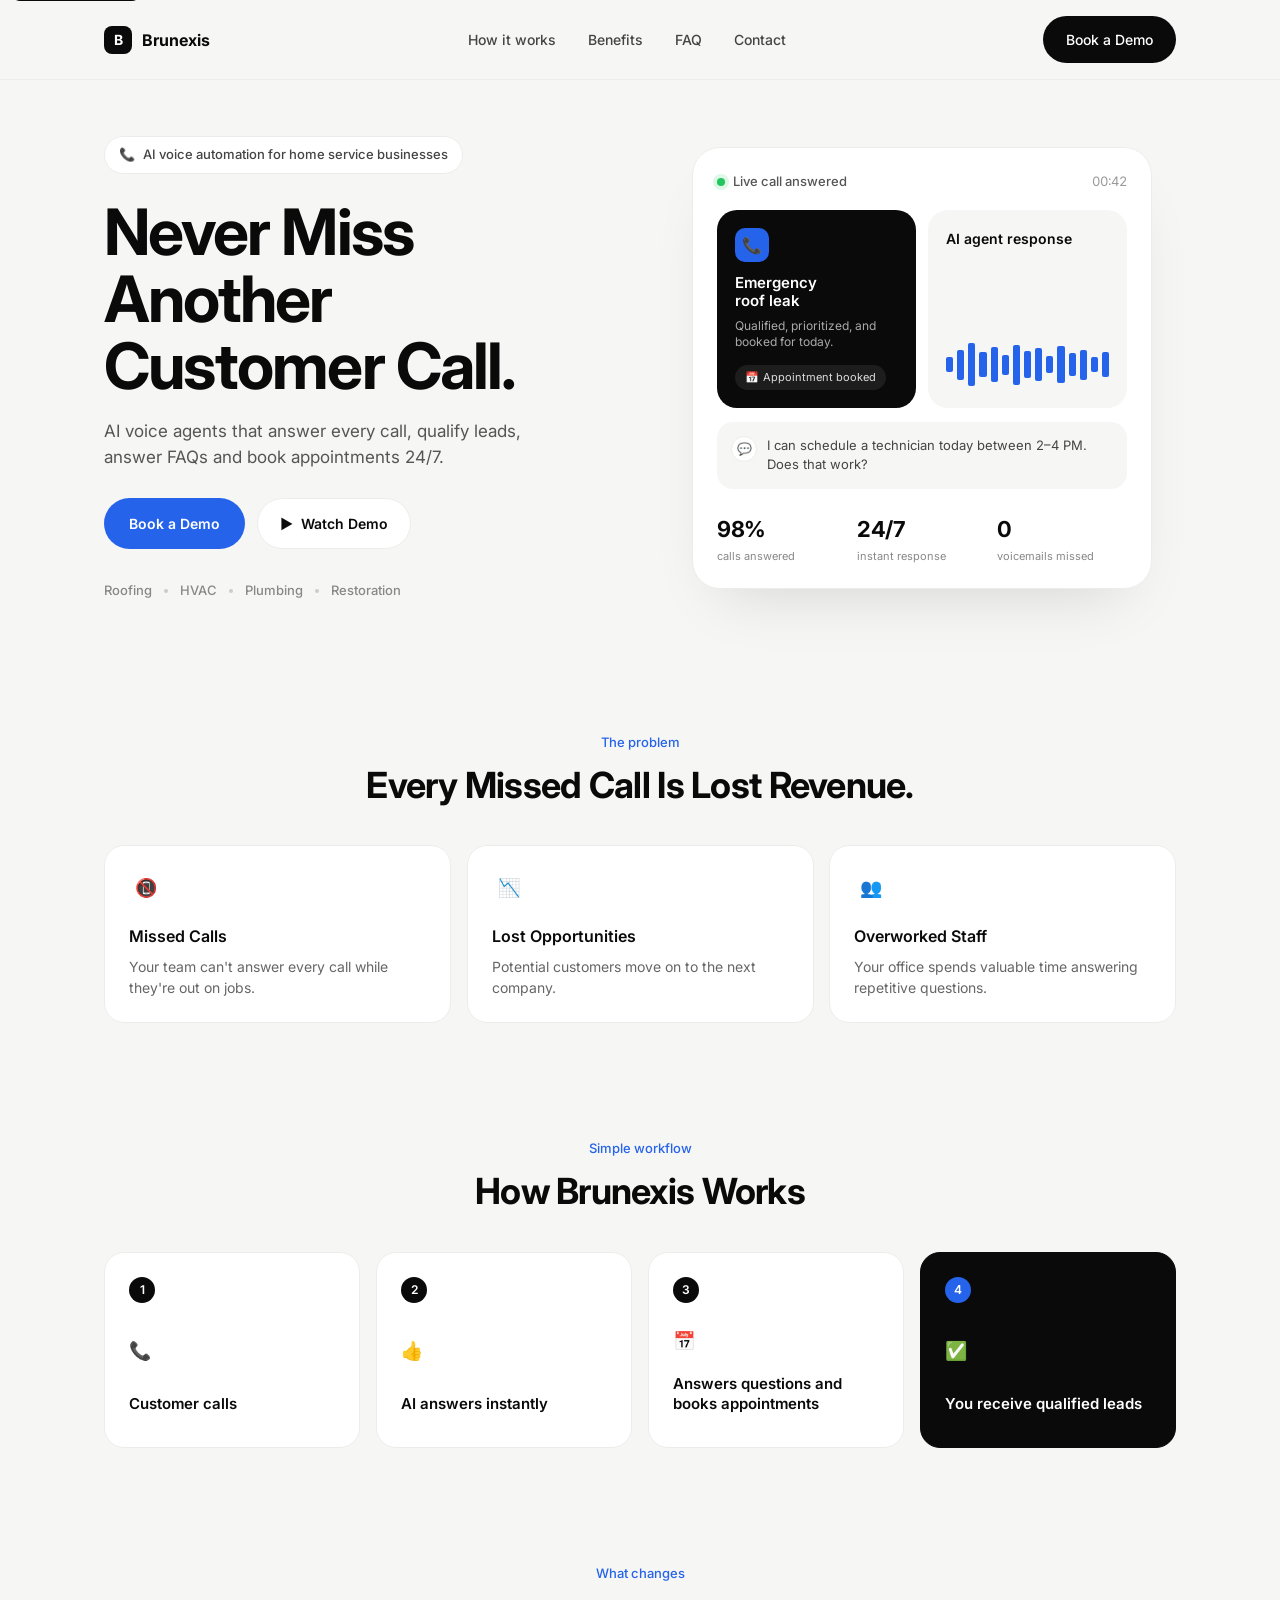
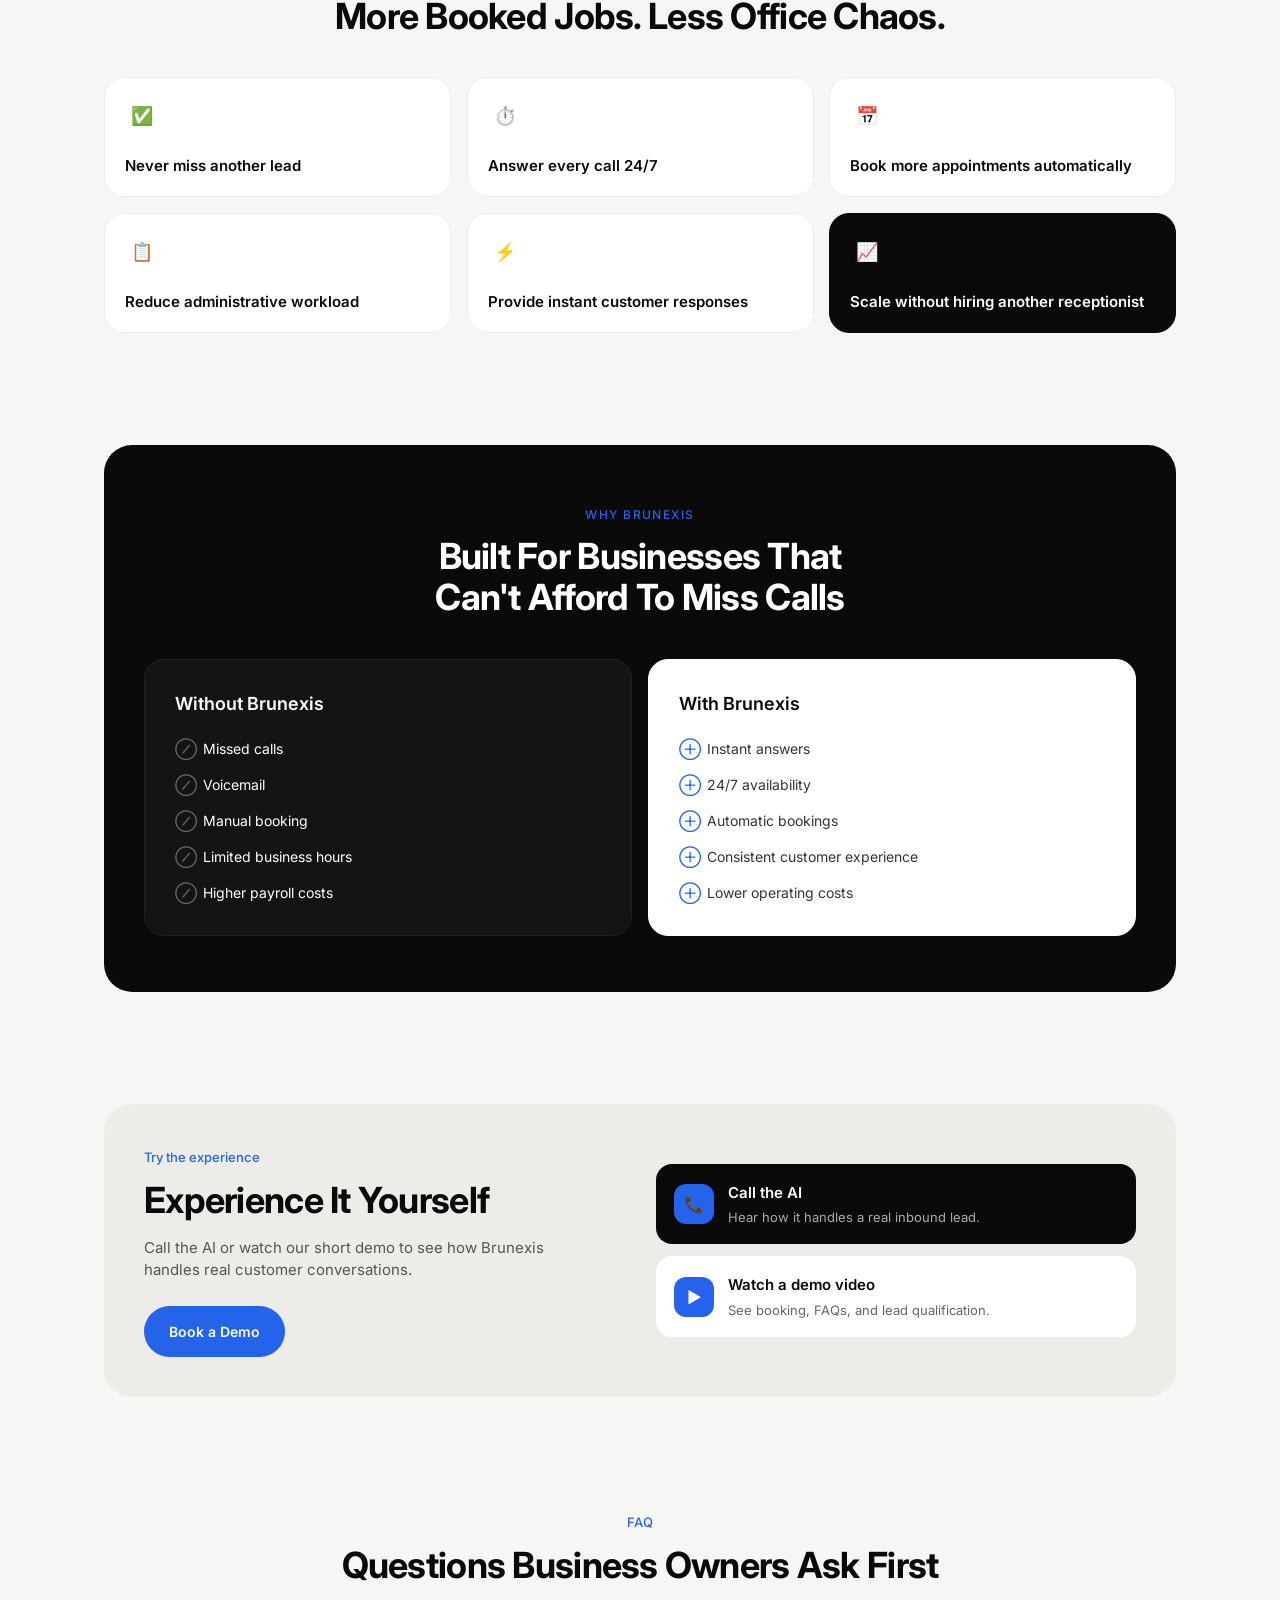
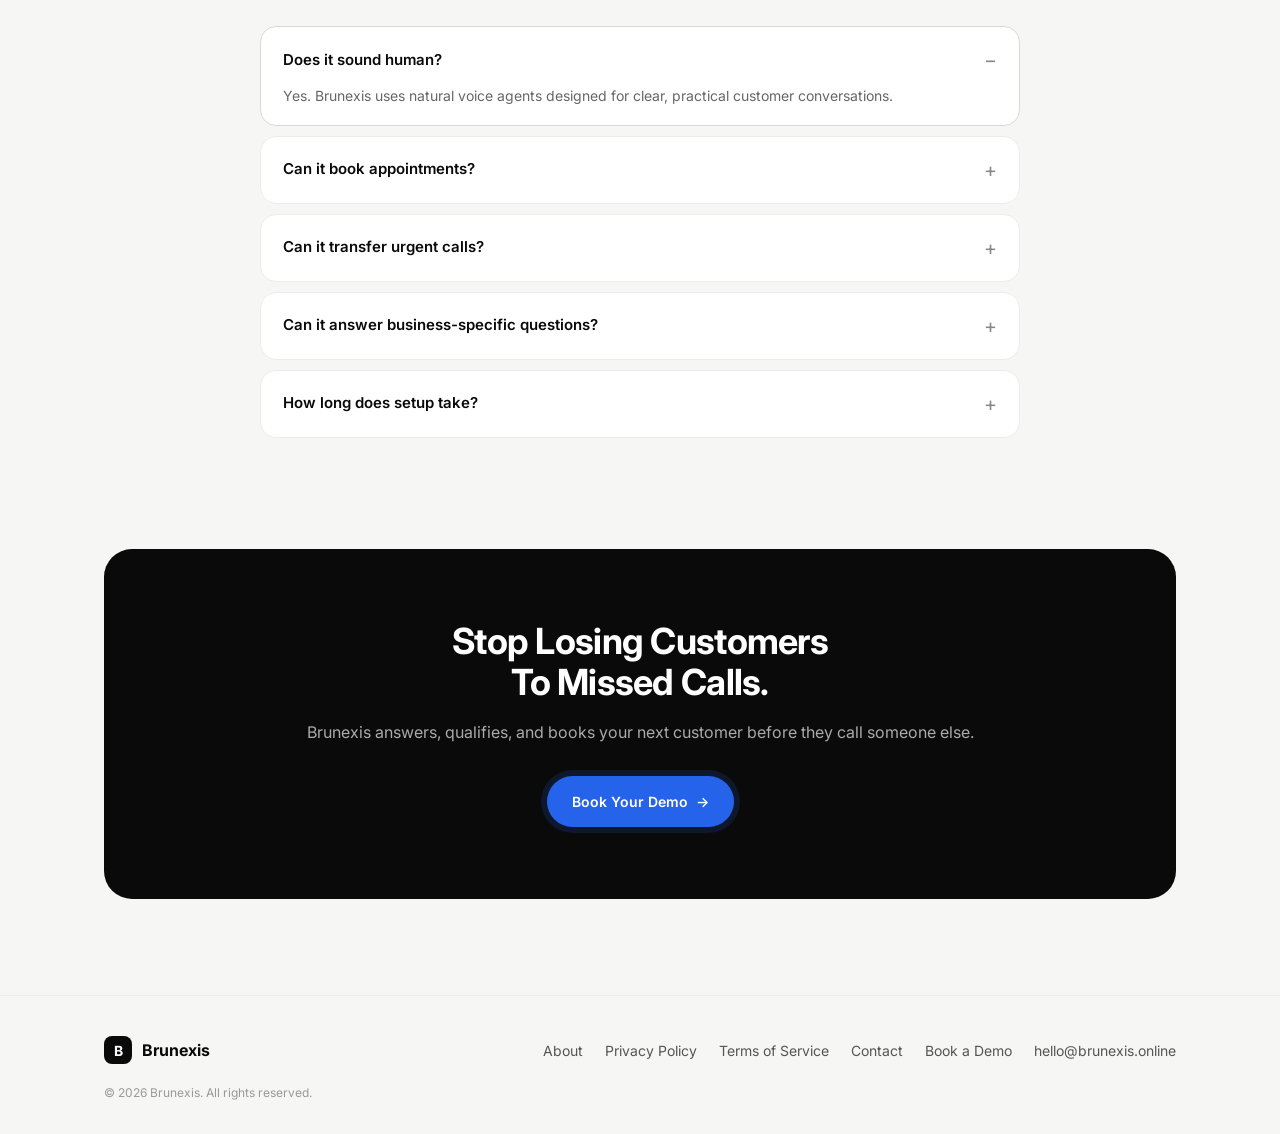
<file: index.html>
<!DOCTYPE html>
<html lang="en">
<head>
<meta charset="UTF-8" />
<meta name="viewport" content="width=device-width, initial-scale=1.0" />
<meta name="theme-color" content="#f6f6f4" />
<title>Brunexis — AI Voice Agents for Home Service Businesses</title>
<meta name="description" content="Brunexis provides AI voice agents that answer every call, qualify leads, answer FAQs and book appointments 24/7 for roofing, HVAC, plumbing and restoration businesses." />
<meta name="keywords" content="AI voice agent, home services, missed calls, appointment booking, roofing, HVAC, plumbing, restoration, receptionist" />
<meta name="author" content="Brunexis" />
<link rel="canonical" href="https://brunexis.online/" />

<!-- Open Graph -->
<meta property="og:type" content="website" />
<meta property="og:url" content="https://brunexis.online/" />
<meta property="og:title" content="Brunexis — AI Voice Agents for Home Service Businesses" />
<meta property="og:description" content="Never miss another customer call. AI voice agents that answer, qualify and book 24/7." />
<meta property="og:image" content="https://brunexis.online/og-image.png" />
<meta property="og:site_name" content="Brunexis" />

<!-- Twitter -->
<meta name="twitter:card" content="summary_large_image" />
<meta name="twitter:title" content="Brunexis — AI Voice Agents for Home Service Businesses" />
<meta name="twitter:description" content="Never miss another customer call. AI voice agents that answer, qualify and book 24/7." />
<meta name="twitter:image" content="https://brunexis.online/og-image.png" />

<!-- Favicon (SVG placeholder) -->
<link rel="icon" type="image/svg+xml" href="data:image/svg+xml,%3Csvg xmlns='http://www.w3.org/2000/svg' viewBox='0 0 32 32'%3E%3Crect width='32' height='32' rx='8' fill='%230a0a0a'/%3E%3Ctext x='16' y='22' font-family='Inter,sans-serif' font-size='18' font-weight='700' fill='white' text-anchor='middle'%3EB%3C/text%3E%3C/svg%3E" />

<link rel="preconnect" href="https://fonts.googleapis.com">
<link rel="preconnect" href="https://fonts.gstatic.com" crossorigin>
<link href="https://fonts.googleapis.com/css2?family=Inter:wght@400;500;600;700;800&display=swap" rel="stylesheet">
<link rel="stylesheet" href="styles.css" />
</head>
<body>
  <a class="skip-link" href="#main">Skip to content</a>

  <!-- NAV -->
  <header class="nav" role="banner">
    <div class="container nav-inner">
      <a href="#top" class="brand" aria-label="Brunexis — home">
        <span class="brand-logo" aria-hidden="true">B</span>
        <span class="brand-name">Brunexis</span>
      </a>
      <nav class="nav-links" id="primary-nav" aria-label="Primary">
        <a href="#how">How it works</a>
        <a href="#benefits">Benefits</a>
        <a href="#faq">FAQ</a>
        <a href="#contact">Contact</a>
      </nav>
      <a href="https://cal.com/brunexis/consultation" class="btn btn-dark nav-cta">Book a Demo</a>
      <button class="nav-toggle" id="navToggle" aria-label="Open menu" aria-controls="mobile-nav" aria-expanded="false">
        <span></span><span></span><span></span>
      </button>
    </div>
    <div class="mobile-nav" id="mobile-nav" aria-hidden="true">
      <a href="#how">How it works</a>
      <a href="#benefits">Benefits</a>
      <a href="#faq">FAQ</a>
      <a href="#contact">Contact</a>
      <a href="https://cal.com/brunexis/consultation" class="btn btn-dark">Book a Demo</a>
    </div>
  </header>

  <main id="main">
  <span id="top" aria-hidden="true"></span>
  <!-- HERO -->
  <section class="hero" aria-labelledby="hero-title">
    <div class="container hero-inner">
      <div class="hero-copy reveal">
        <span class="pill">
          <span class="pill-dot" aria-hidden="true">📞</span> AI voice automation for home service businesses
        </span>
        <h1 class="hero-title" id="hero-title">Never Miss<br/>Another<br/>Customer Call.</h1>
        <p class="hero-sub">AI voice agents that answer every call, qualify leads, answer FAQs and book appointments 24/7.</p>
        <div class="hero-cta">
          <a href="https://cal.com/brunexis/consultation"    target="_blank"    rel="noopener noreferrer"    class="btn btn-primary">Book a Demo</a>
          <a href="#demo" class="btn btn-ghost" id="watchDemo"><span aria-hidden="true">▶</span> Watch Demo</a>
        </div>
        <div class="hero-trust" aria-label="Industries served">
          <span>Roofing</span>
          <span class="dot" aria-hidden="true"></span>
          <span>HVAC</span>
          <span class="dot" aria-hidden="true"></span>
          <span>Plumbing</span>
          <span class="dot" aria-hidden="true"></span>
          <span>Restoration</span>
        </div>
      </div>

      <div class="hero-visual reveal">
        <div class="call-card" role="img" aria-label="Preview of a live customer call handled by Brunexis AI">
          <div class="call-header">
            <span class="live-dot" aria-hidden="true"></span>
            <span class="live-label">Live call answered</span>
            <span class="call-time">00:42</span>
          </div>
          <div class="call-body">
            <div class="call-emergency">
              <div class="ce-icon" aria-hidden="true">📞</div>
              <div class="ce-text">
                <div class="ce-title">Emergency<br/>roof leak</div>
                <div class="ce-sub">Qualified, prioritized, and booked for today.</div>
                <div class="ce-tag"><span aria-hidden="true">📅</span> Appointment booked</div>
              </div>
            </div>
            <div class="call-response">
              <div class="cr-title">AI agent response</div>
              <div class="waveform" aria-hidden="true">
                <span></span><span></span><span></span><span></span><span></span>
                <span></span><span></span><span></span><span></span><span></span>
                <span></span><span></span><span></span><span></span><span></span>
              </div>
            </div>
          </div>
          <div class="call-quote">
            <div class="cq-avatar" aria-hidden="true">💬</div>
            <p>I can schedule a technician today between 2–4 PM. Does that work?</p>
          </div>
          <div class="call-stats">
            <div><strong>98%</strong><span>calls answered</span></div>
            <div><strong>24/7</strong><span>instant response</span></div>
            <div><strong>0</strong><span>voicemails missed</span></div>
          </div>
        </div>
      </div>
    </div>
  </section>

  <!-- PROBLEM -->
  <section class="section" aria-labelledby="problem-title">
    <div class="container">
      <div class="section-head reveal">
        <span class="eyebrow">The problem</span>
        <h2 id="problem-title">Every Missed Call Is Lost Revenue.</h2>
      </div>
      <div class="grid grid-3">
        <div class="card reveal">
          <div class="card-icon" aria-hidden="true">📵</div>
          <h3>Missed Calls</h3>
          <p>Your team can't answer every call while they're out on jobs.</p>
        </div>
        <div class="card reveal">
          <div class="card-icon" aria-hidden="true">📉</div>
          <h3>Lost Opportunities</h3>
          <p>Potential customers move on to the next company.</p>
        </div>
        <div class="card reveal">
          <div class="card-icon" aria-hidden="true">👥</div>
          <h3>Overworked Staff</h3>
          <p>Your office spends valuable time answering repetitive questions.</p>
        </div>
      </div>
    </div>
  </section>

  <!-- HOW IT WORKS -->
  <section class="section" id="how" aria-labelledby="how-title">
    <div class="container">
      <div class="section-head reveal">
        <span class="eyebrow">Simple workflow</span>
        <h2 id="how-title">How Brunexis Works</h2>
      </div>
      <div class="grid grid-4">
        <div class="card step reveal">
          <div class="step-num" aria-hidden="true">1</div>
          <div class="step-icon" aria-hidden="true">📞</div>
          <h3>Customer calls</h3>
        </div>
        <div class="card step reveal">
          <div class="step-num" aria-hidden="true">2</div>
          <div class="step-icon" aria-hidden="true">👍</div>
          <h3>AI answers instantly</h3>
        </div>
        <div class="card step reveal">
          <div class="step-num" aria-hidden="true">3</div>
          <div class="step-icon" aria-hidden="true">📅</div>
          <h3>Answers questions and books appointments</h3>
        </div>
        <div class="card step step-dark reveal">
          <div class="step-num" aria-hidden="true">4</div>
          <div class="step-icon" aria-hidden="true">✅</div>
          <h3>You receive qualified leads</h3>
        </div>
      </div>
    </div>
  </section>

  <!-- BENEFITS -->
  <section class="section" id="benefits" aria-labelledby="benefits-title">
    <div class="container">
      <div class="section-head reveal">
        <span class="eyebrow">What changes</span>
        <h2 id="benefits-title">More Booked Jobs. Less Office Chaos.</h2>
      </div>
      <div class="grid grid-3 grid-tall">
        <div class="card small reveal">
          <div class="card-icon" aria-hidden="true">✅</div>
          <h4>Never miss another lead</h4>
        </div>
        <div class="card small reveal">
          <div class="card-icon" aria-hidden="true">⏱️</div>
          <h4>Answer every call 24/7</h4>
        </div>
        <div class="card small reveal">
          <div class="card-icon" aria-hidden="true">📅</div>
          <h4>Book more appointments automatically</h4>
        </div>
        <div class="card small reveal">
          <div class="card-icon" aria-hidden="true">📋</div>
          <h4>Reduce administrative workload</h4>
        </div>
        <div class="card small reveal">
          <div class="card-icon" aria-hidden="true">⚡</div>
          <h4>Provide instant customer responses</h4>
        </div>
        <div class="card small dark reveal">
          <div class="card-icon" aria-hidden="true">📈</div>
          <h4>Scale without hiring another receptionist</h4>
        </div>
      </div>
    </div>
  </section>

  <!-- COMPARISON -->
  <section class="section" aria-labelledby="compare-title">
    <div class="container">
      <div class="compare reveal">
        <div class="compare-head">
          <span class="eyebrow eyebrow-light">WHY BRUNEXIS</span>
          <h2 id="compare-title">Built For Businesses That<br/>Can't Afford To Miss Calls</h2>
        </div>
        <div class="compare-grid">
          <div class="compare-card">
            <h3>Without Brunexis</h3>
            <ul class="cross">
              <li>Missed calls</li>
              <li>Voicemail</li>
              <li>Manual booking</li>
              <li>Limited business hours</li>
              <li>Higher payroll costs</li>
            </ul>
          </div>
          <div class="compare-card light">
            <h3>With Brunexis</h3>
            <ul class="check">
              <li>Instant answers</li>
              <li>24/7 availability</li>
              <li>Automatic bookings</li>
              <li>Consistent customer experience</li>
              <li>Lower operating costs</li>
            </ul>
          </div>
        </div>
      </div>
    </div>
  </section>

  <!-- EXPERIENCE / DEMO -->
  <section class="section" id="demo" aria-labelledby="demo-title">
    <div class="container">
      <div class="experience reveal">
        <div class="experience-left">
          <span class="eyebrow">Try the experience</span>
          <h2 id="demo-title">Experience It Yourself</h2>
          <p>Call the AI or watch our short demo to see how Brunexis handles real customer conversations.</p>
          <a href="https://cal.com/brunexis/consultation"    target="_blank"    rel="noopener noreferrer"    class="btn btn-primary">Book a Demo</a>
        </div>
        <div class="experience-right">
          <a href="https://cal.com/brunexis/consultation" class="exp-card dark">
            <div class="exp-icon" aria-hidden="true">📞</div>
            <div>
              <h4>Call the AI</h4>
              <p>Hear how it handles a real inbound lead.</p>
            </div>
          </a>
          <a href="https://cal.com/brunexis/consultation" class="exp-card">
            <div class="exp-icon" aria-hidden="true">▶</div>
            <div>
              <h4>Watch a demo video</h4>
              <p>See booking, FAQs, and lead qualification.</p>
            </div>
          </a>
        </div>
      </div>
    </div>
  </section>

  <!-- FAQ -->
  <section class="section" id="faq" aria-labelledby="faq-title">
    <div class="container">
      <div class="section-head reveal">
        <span class="eyebrow">FAQ</span>
        <h2 id="faq-title">Questions Business Owners Ask First</h2>
      </div>
      <div class="faq-list reveal">
        <details class="faq-item" open>
          <summary>Does it sound human?</summary>
          <p>Yes. Brunexis uses natural voice agents designed for clear, practical customer conversations.</p>
        </details>
        <details class="faq-item">
          <summary>Can it book appointments?</summary>
          <p>Yes. It can qualify the caller and schedule directly based on your availability.</p>
        </details>
        <details class="faq-item">
          <summary>Can it transfer urgent calls?</summary>
          <p>Yes. Urgent or high-value calls can be routed to your team immediately.</p>
        </details>
        <details class="faq-item">
          <summary>Can it answer business-specific questions?</summary>
          <p>Yes. It is trained on your services, service area, hours, pricing rules, and FAQs.</p>
        </details>
        <details class="faq-item">
          <summary>How long does setup take?</summary>
          <p>Most businesses can launch a first version in days, not months.</p>
        </details>
      </div>
    </div>
  </section>

  <!-- CTA -->
  <section class="section" id="contact" aria-labelledby="cta-title">
    <div class="container">
      <div class="cta reveal">
        <h2 id="cta-title">Stop Losing Customers<br/>To Missed Calls.</h2>
        <p>Brunexis answers, qualifies, and books your next customer before they call someone else.</p>
        <a href="https://cal.com/brunexis/consultation"    target="_blank"    rel="noopener noreferrer"    class="btn btn-primary">Book Your Demo <span aria-hidden="true">→</span></a>
      </div>
    </div>
  </section>
  </main>

  <!-- FOOTER -->
  <footer class="footer" role="contentinfo">
    <div class="container footer-inner">
      <a href="#top" class="brand">
        <span class="brand-logo" aria-hidden="true">B</span>
        <span class="brand-name">Brunexis</span>
      </a>
      <nav class="footer-links" aria-label="Footer">
        <a href="about.html">About</a>
        <a href="privacy.html">Privacy Policy</a>
        <a href="terms.html">Terms of Service</a>
        <a href="#contact">Contact</a>
        <a href="https://cal.com/brunexis/consultation">Book a Demo</a>
        <a href="mailto:hello@brunexis.online">hello@brunexis.online</a>
      </nav>
    </div>
    <div class="container footer-bottom">
      © <span id="year">2026</span> Brunexis. All rights reserved.
    </div>
  </footer>

  <script src="app.js" defer></script>
</body>
</html>
</file>
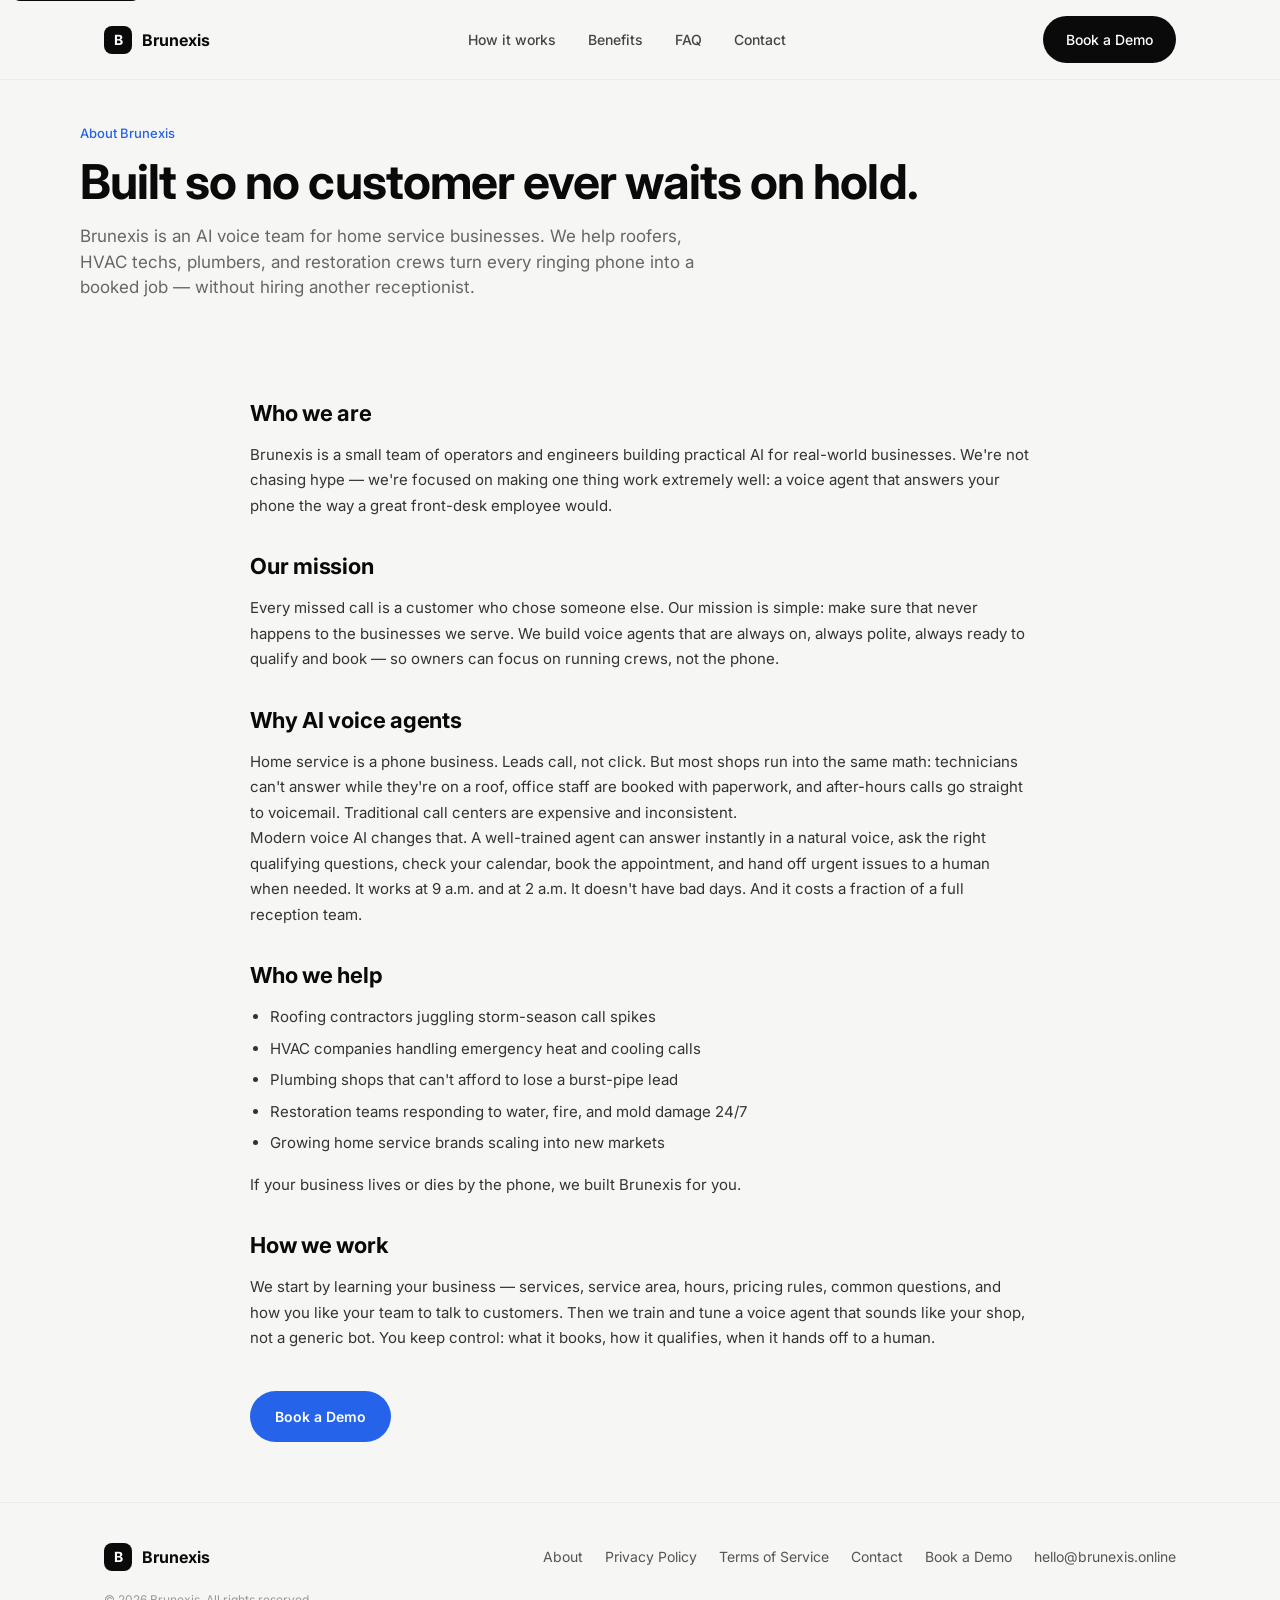
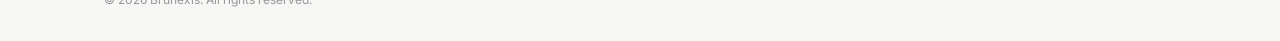
<file: about.html>
<!DOCTYPE html>
<html lang="en">
<head>
<meta charset="UTF-8" />
<meta name="viewport" content="width=device-width, initial-scale=1.0" />
<title>About — Brunexis</title>
<meta name="description" content="Brunexis builds AI voice agents that help home service businesses answer every call, qualify leads, and book more work — without adding headcount." />
<link rel="canonical" href="https://brunexis.online/about.html" />
<meta property="og:title" content="About — Brunexis" />
<meta property="og:description" content="Who Brunexis is, our mission, and why AI voice agents matter for home service businesses." />
<meta property="og:type" content="website" />
<link rel="icon" type="image/svg+xml" href="data:image/svg+xml,%3Csvg xmlns='http://www.w3.org/2000/svg' viewBox='0 0 32 32'%3E%3Crect width='32' height='32' rx='8' fill='%230a0a0a'/%3E%3Ctext x='16' y='22' font-family='Inter,sans-serif' font-size='18' font-weight='700' fill='white' text-anchor='middle'%3EB%3C/text%3E%3C/svg%3E" />
<link rel="preconnect" href="https://fonts.googleapis.com">
<link rel="preconnect" href="https://fonts.gstatic.com" crossorigin>
<link href="https://fonts.googleapis.com/css2?family=Inter:wght@400;500;600;700;800&display=swap" rel="stylesheet">
<link rel="stylesheet" href="styles.css" />
</head>
<body>
  <a class="skip-link" href="#main">Skip to content</a>

  <header class="nav">
    <div class="container nav-inner">
      <a href="index.html" class="brand">
        <span class="brand-logo" aria-hidden="true">B</span>
        <span class="brand-name">Brunexis</span>
      </a>
      <nav class="nav-links" aria-label="Primary">
        <a href="index.html#how">How it works</a>
        <a href="index.html#benefits">Benefits</a>
        <a href="index.html#faq">FAQ</a>
        <a href="index.html#contact">Contact</a>
      </nav>
      <a href="https://cal.com/brunexis/consultation" class="btn btn-dark nav-cta">Book a Demo</a>
      <button class="nav-toggle" id="navToggle" aria-label="Open menu" aria-controls="mobile-nav" aria-expanded="false">
        <span></span><span></span><span></span>
      </button>
    </div>
    <div class="mobile-nav" id="mobile-nav" aria-hidden="true">
      <a href="index.html#how">How it works</a>
      <a href="index.html#benefits">Benefits</a>
      <a href="index.html#faq">FAQ</a>
      <a href="index.html#contact">Contact</a>
      <a href="https://cal.com/brunexis/consultation" class="btn btn-dark">Book a Demo</a>
    </div>
  </header>

  <main id="main">
    <section class="container doc-hero reveal">
      <span class="eyebrow">About Brunexis</span>
      <h1>Built so no customer ever waits on hold.</h1>
      <p>Brunexis is an AI voice team for home service businesses. We help roofers, HVAC techs, plumbers, and restoration crews turn every ringing phone into a booked job — without hiring another receptionist.</p>
    </section>

    <section class="container doc">
      <h2>Who we are</h2>
      <p>Brunexis is a small team of operators and engineers building practical AI for real-world businesses. We're not chasing hype — we're focused on making one thing work extremely well: a voice agent that answers your phone the way a great front-desk employee would.</p>

      <h2>Our mission</h2>
      <p>Every missed call is a customer who chose someone else. Our mission is simple: make sure that never happens to the businesses we serve. We build voice agents that are always on, always polite, always ready to qualify and book — so owners can focus on running crews, not the phone.</p>

      <h2>Why AI voice agents</h2>
      <p>Home service is a phone business. Leads call, not click. But most shops run into the same math: technicians can't answer while they're on a roof, office staff are booked with paperwork, and after-hours calls go straight to voicemail. Traditional call centers are expensive and inconsistent.</p>
      <p>Modern voice AI changes that. A well-trained agent can answer instantly in a natural voice, ask the right qualifying questions, check your calendar, book the appointment, and hand off urgent issues to a human when needed. It works at 9 a.m. and at 2 a.m. It doesn't have bad days. And it costs a fraction of a full reception team.</p>

      <h2>Who we help</h2>
      <ul>
        <li>Roofing contractors juggling storm-season call spikes</li>
        <li>HVAC companies handling emergency heat and cooling calls</li>
        <li>Plumbing shops that can't afford to lose a burst-pipe lead</li>
        <li>Restoration teams responding to water, fire, and mold damage 24/7</li>
        <li>Growing home service brands scaling into new markets</li>
      </ul>
      <p>If your business lives or dies by the phone, we built Brunexis for you.</p>

      <h2>How we work</h2>
      <p>We start by learning your business — services, service area, hours, pricing rules, common questions, and how you like your team to talk to customers. Then we train and tune a voice agent that sounds like your shop, not a generic bot. You keep control: what it books, how it qualifies, when it hands off to a human.</p>

      <div style="margin-top: 40px;">
        <a href="https://cal.com/brunexis/consultation" class="btn btn-primary">Book a Demo</a>
      </div>
    </section>
  </main>

  <footer class="footer">
    <div class="container footer-inner">
      <a href="index.html" class="brand">
        <span class="brand-logo" aria-hidden="true">B</span>
        <span class="brand-name">Brunexis</span>
      </a>
      <nav class="footer-links" aria-label="Footer">
        <a href="about.html">About</a>
        <a href="privacy.html">Privacy Policy</a>
        <a href="terms.html">Terms of Service</a>
        <a href="index.html#contact">Contact</a>
        <a href="https://cal.com/brunexis/consultation">Book a Demo</a>
        <a href="mailto:hello@brunexis.online">hello@brunexis.online</a>
      </nav>
    </div>
    <div class="container footer-bottom">
      © <span id="year">2026</span> Brunexis. All rights reserved.
    </div>
  </footer>

  <script src="app.js" defer></script>
</body>
</html>
</file>
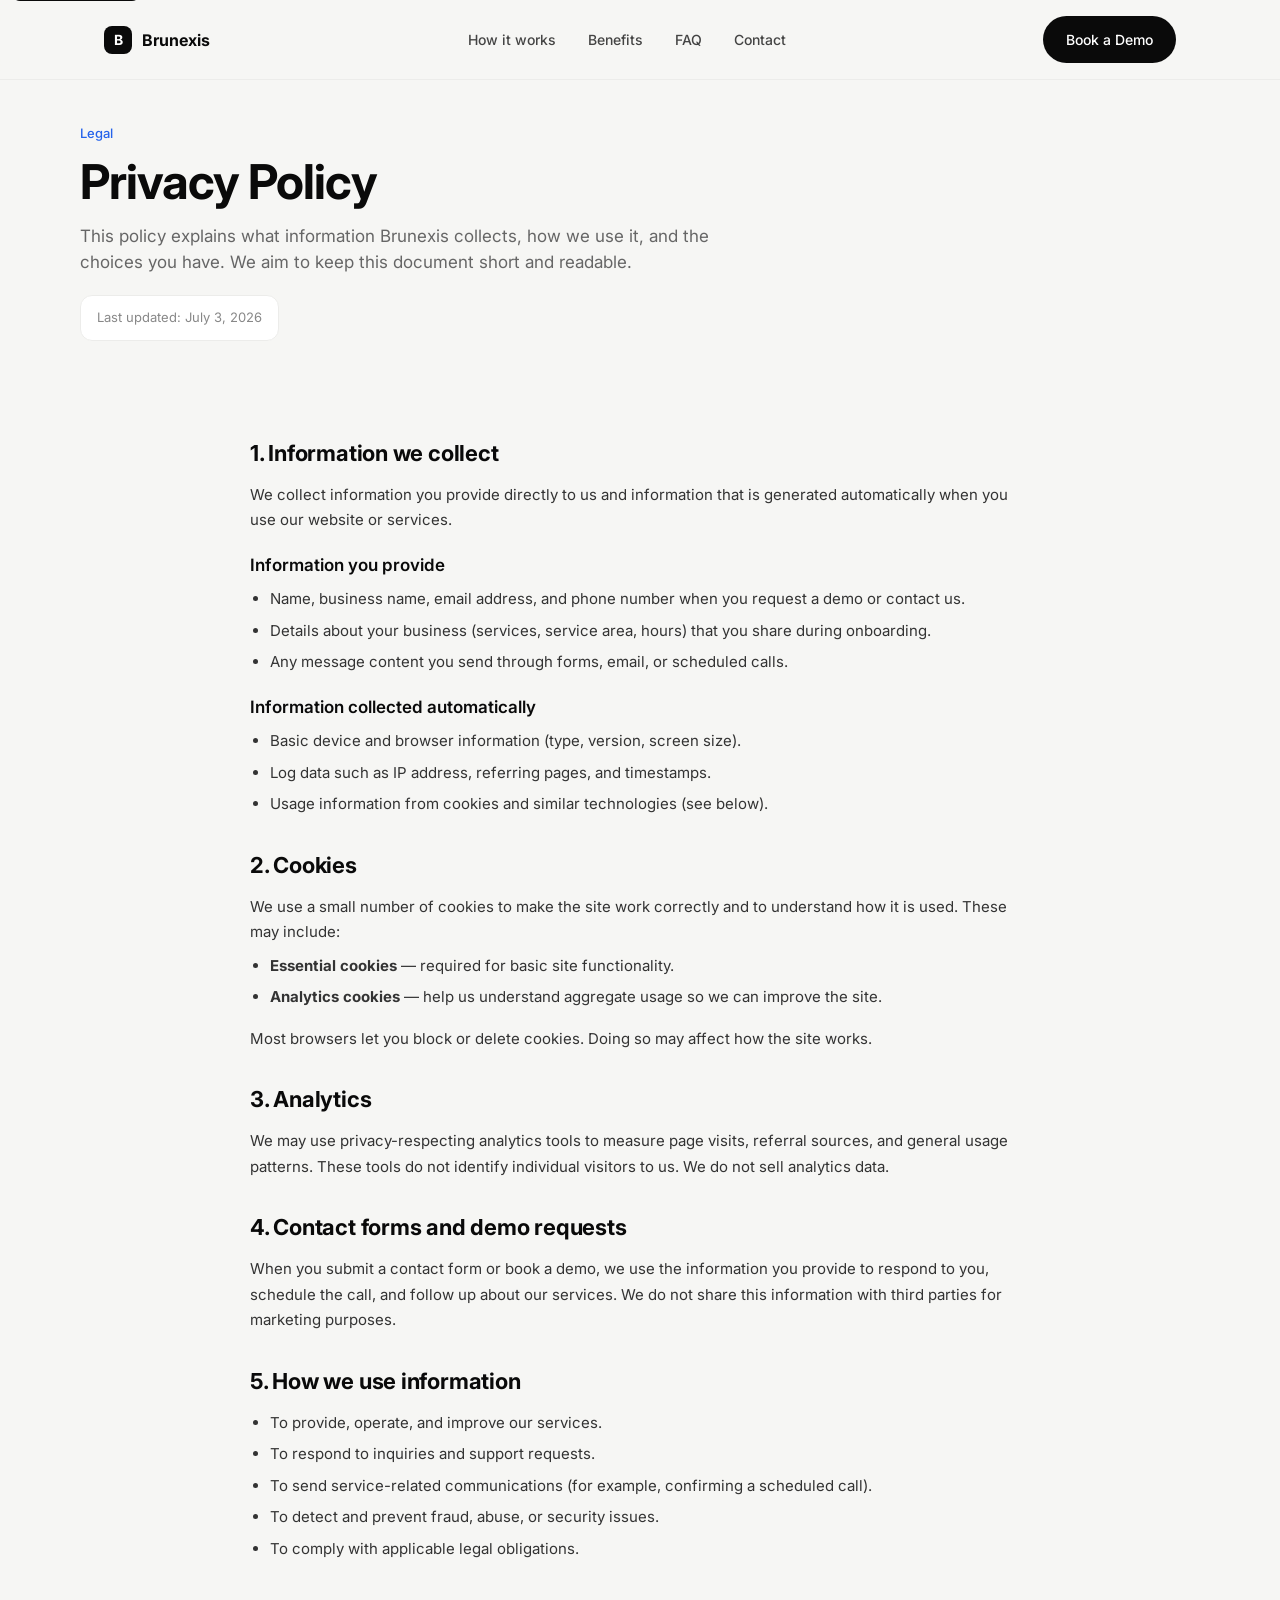
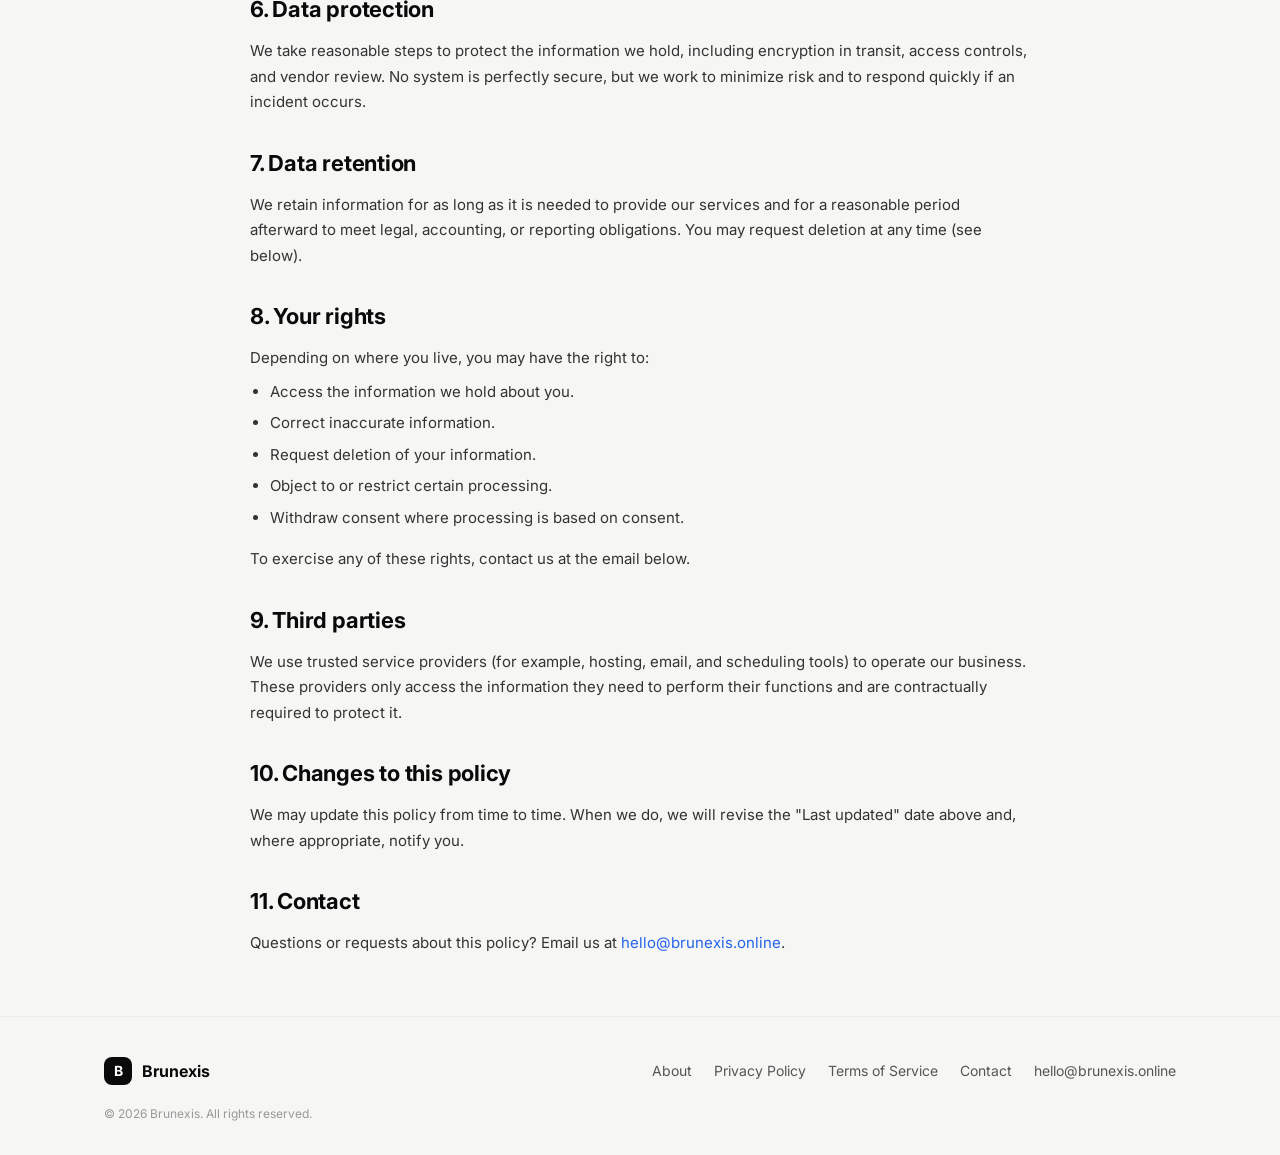
<file: privacy.html>
<!DOCTYPE html>
<html lang="en">
<head>
<meta charset="UTF-8" />
<meta name="viewport" content="width=device-width, initial-scale=1.0" />
<title>Privacy Policy — Brunexis</title>
<meta name="description" content="How Brunexis collects, uses, and protects the information of people who visit our site and use our services." />
<link rel="canonical" href="https://brunexis.online/privacy.html" />
<meta name="robots" content="index,follow" />
<link rel="icon" type="image/svg+xml" href="data:image/svg+xml,%3Csvg xmlns='http://www.w3.org/2000/svg' viewBox='0 0 32 32'%3E%3Crect width='32' height='32' rx='8' fill='%230a0a0a'/%3E%3Ctext x='16' y='22' font-family='Inter,sans-serif' font-size='18' font-weight='700' fill='white' text-anchor='middle'%3EB%3C/text%3E%3C/svg%3E" />
<link rel="preconnect" href="https://fonts.googleapis.com">
<link rel="preconnect" href="https://fonts.gstatic.com" crossorigin>
<link href="https://fonts.googleapis.com/css2?family=Inter:wght@400;500;600;700;800&display=swap" rel="stylesheet">
<link rel="stylesheet" href="styles.css" />
</head>
<body>
  <a class="skip-link" href="#main">Skip to content</a>

  <header class="nav">
    <div class="container nav-inner">
      <a href="index.html" class="brand">
        <span class="brand-logo" aria-hidden="true">B</span>
        <span class="brand-name">Brunexis</span>
      </a>
      <nav class="nav-links" aria-label="Primary">
        <a href="index.html#how">How it works</a>
        <a href="index.html#benefits">Benefits</a>
        <a href="index.html#faq">FAQ</a>
        <a href="index.html#contact">Contact</a>
      </nav>
      <a href="https://cal.com/brunexis/consultation" class="btn btn-dark nav-cta">Book a Demo</a>
      <button class="nav-toggle" id="navToggle" aria-label="Open menu" aria-controls="mobile-nav" aria-expanded="false">
        <span></span><span></span><span></span>
      </button>
    </div>
    <div class="mobile-nav" id="mobile-nav" aria-hidden="true">
      <a href="index.html#how">How it works</a>
      <a href="index.html#benefits">Benefits</a>
      <a href="index.html#faq">FAQ</a>
      <a href="index.html#contact">Contact</a>
      <a href="https://https://cal.com/brunexis/consultation/#faq" class="btn btn-dark">Book a Demo</a>
    </div>
  </header>

  <main id="main">
    <section class="container doc-hero reveal">
      <span class="eyebrow">Legal</span>
      <h1>Privacy Policy</h1>
      <p>This policy explains what information Brunexis collects, how we use it, and the choices you have. We aim to keep this document short and readable.</p>
      <div class="doc-meta" style="margin-top: 20px;">Last updated: July 3, 2026</div>
    </section>

    <section class="container doc">
      <h2>1. Information we collect</h2>
      <p>We collect information you provide directly to us and information that is generated automatically when you use our website or services.</p>
      <h3>Information you provide</h3>
      <ul>
        <li>Name, business name, email address, and phone number when you request a demo or contact us.</li>
        <li>Details about your business (services, service area, hours) that you share during onboarding.</li>
        <li>Any message content you send through forms, email, or scheduled calls.</li>
      </ul>
      <h3>Information collected automatically</h3>
      <ul>
        <li>Basic device and browser information (type, version, screen size).</li>
        <li>Log data such as IP address, referring pages, and timestamps.</li>
        <li>Usage information from cookies and similar technologies (see below).</li>
      </ul>

      <h2>2. Cookies</h2>
      <p>We use a small number of cookies to make the site work correctly and to understand how it is used. These may include:</p>
      <ul>
        <li><strong>Essential cookies</strong> — required for basic site functionality.</li>
        <li><strong>Analytics cookies</strong> — help us understand aggregate usage so we can improve the site.</li>
      </ul>
      <p>Most browsers let you block or delete cookies. Doing so may affect how the site works.</p>

      <h2>3. Analytics</h2>
      <p>We may use privacy-respecting analytics tools to measure page visits, referral sources, and general usage patterns. These tools do not identify individual visitors to us. We do not sell analytics data.</p>

      <h2>4. Contact forms and demo requests</h2>
      <p>When you submit a contact form or book a demo, we use the information you provide to respond to you, schedule the call, and follow up about our services. We do not share this information with third parties for marketing purposes.</p>

      <h2>5. How we use information</h2>
      <ul>
        <li>To provide, operate, and improve our services.</li>
        <li>To respond to inquiries and support requests.</li>
        <li>To send service-related communications (for example, confirming a scheduled call).</li>
        <li>To detect and prevent fraud, abuse, or security issues.</li>
        <li>To comply with applicable legal obligations.</li>
      </ul>

      <h2>6. Data protection</h2>
      <p>We take reasonable steps to protect the information we hold, including encryption in transit, access controls, and vendor review. No system is perfectly secure, but we work to minimize risk and to respond quickly if an incident occurs.</p>

      <h2>7. Data retention</h2>
      <p>We retain information for as long as it is needed to provide our services and for a reasonable period afterward to meet legal, accounting, or reporting obligations. You may request deletion at any time (see below).</p>

      <h2>8. Your rights</h2>
      <p>Depending on where you live, you may have the right to:</p>
      <ul>
        <li>Access the information we hold about you.</li>
        <li>Correct inaccurate information.</li>
        <li>Request deletion of your information.</li>
        <li>Object to or restrict certain processing.</li>
        <li>Withdraw consent where processing is based on consent.</li>
      </ul>
      <p>To exercise any of these rights, contact us at the email below.</p>

      <h2>9. Third parties</h2>
      <p>We use trusted service providers (for example, hosting, email, and scheduling tools) to operate our business. These providers only access the information they need to perform their functions and are contractually required to protect it.</p>

      <h2>10. Changes to this policy</h2>
      <p>We may update this policy from time to time. When we do, we will revise the "Last updated" date above and, where appropriate, notify you.</p>
<h2>11. Contact</h2>
<p>
Questions or requests about this policy?
Email us at
<a href="mailto:hello@brunexis.online">hello@brunexis.online</a>.
</p>
    </section>
  </main>

  <footer class="footer">
    <div class="container footer-inner">
      <a href="index.html" class="brand">
        <span class="brand-logo" aria-hidden="true">B</span>
        <span class="brand-name">Brunexis</span>
      </a>
      <nav class="footer-links" aria-label="Footer">
        <a href="about.html">About</a>
        <a href="privacy.html">Privacy Policy</a>
        <a href="terms.html">Terms of Service</a>
        <a href="index.html#contact">Contact</a>
        <a href="mailto:hello@brunexis.online">hello@brunexis.online</a>
      </nav>
    </div>
    <div class="container footer-bottom">
      © <span id="year">2026</span> Brunexis. All rights reserved.
    </div>
  </footer>

<script src="app.js" defer></script></body>
</html>
</file>
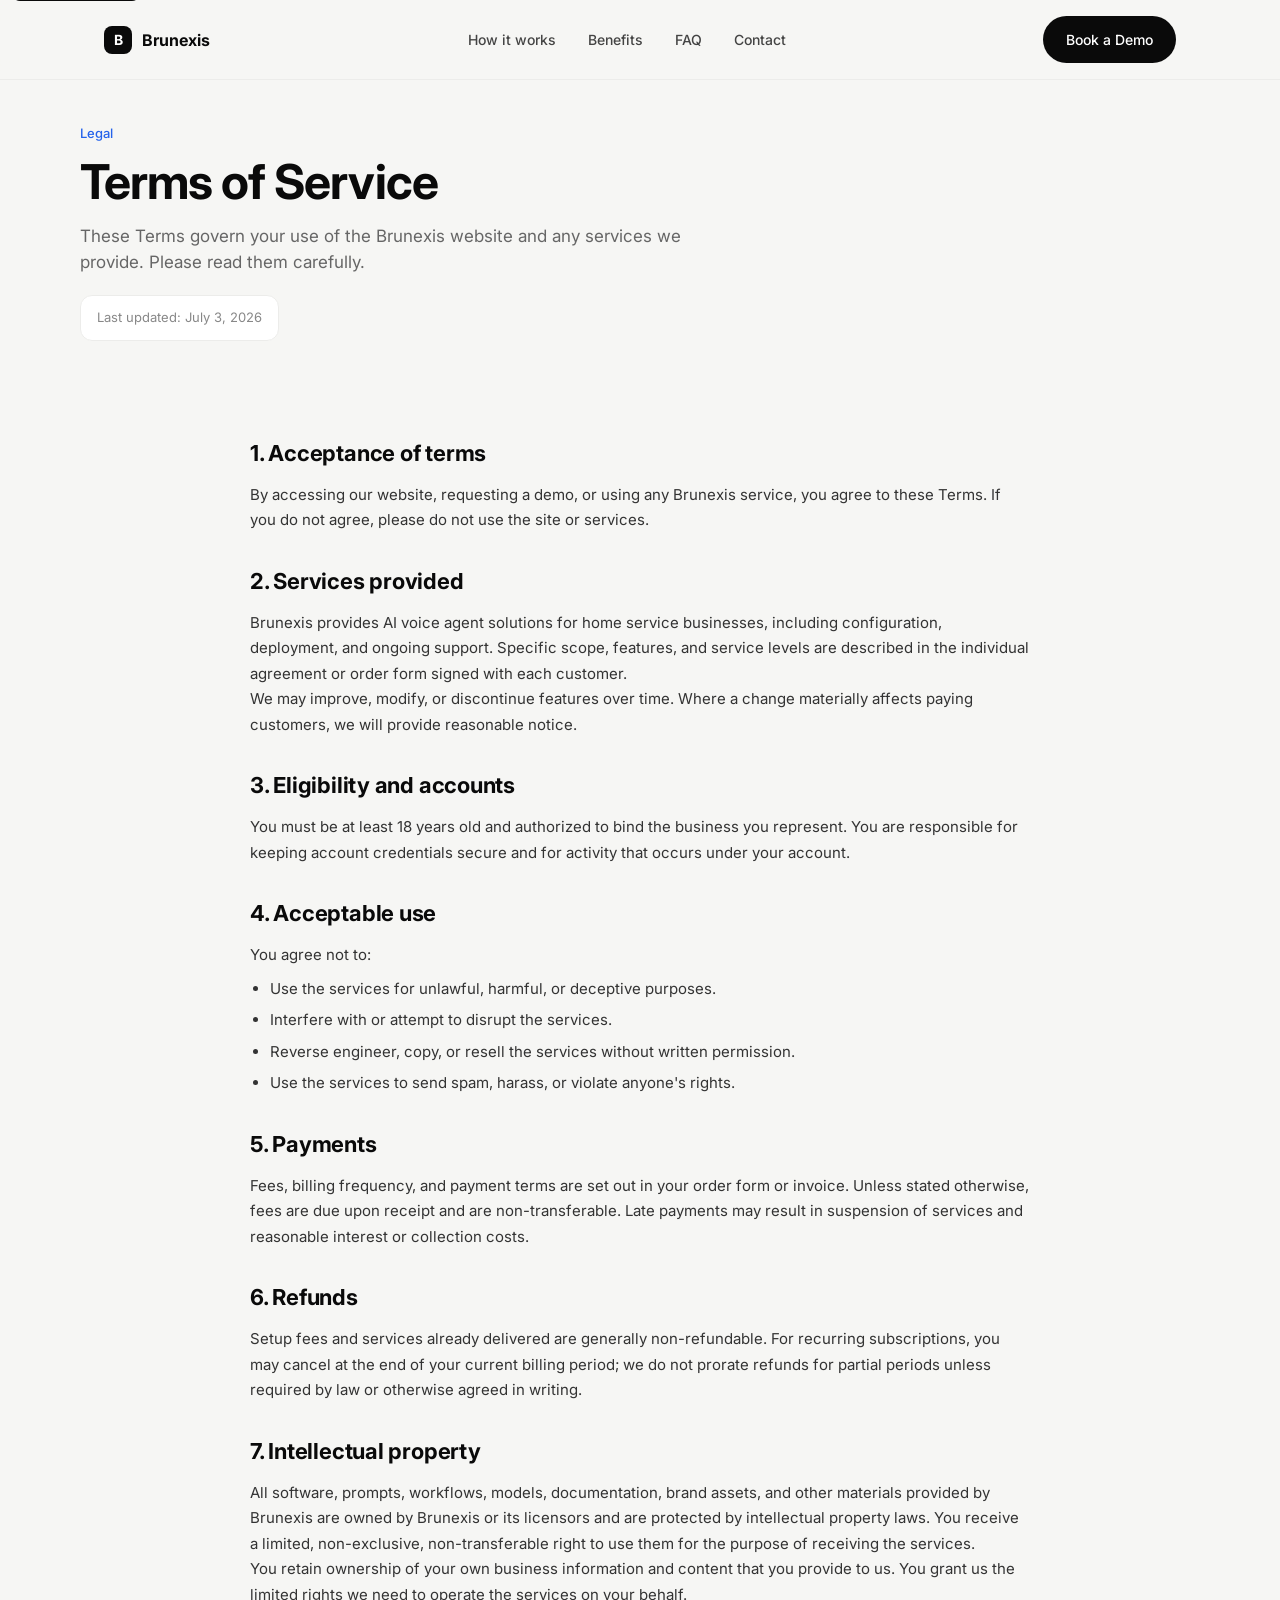
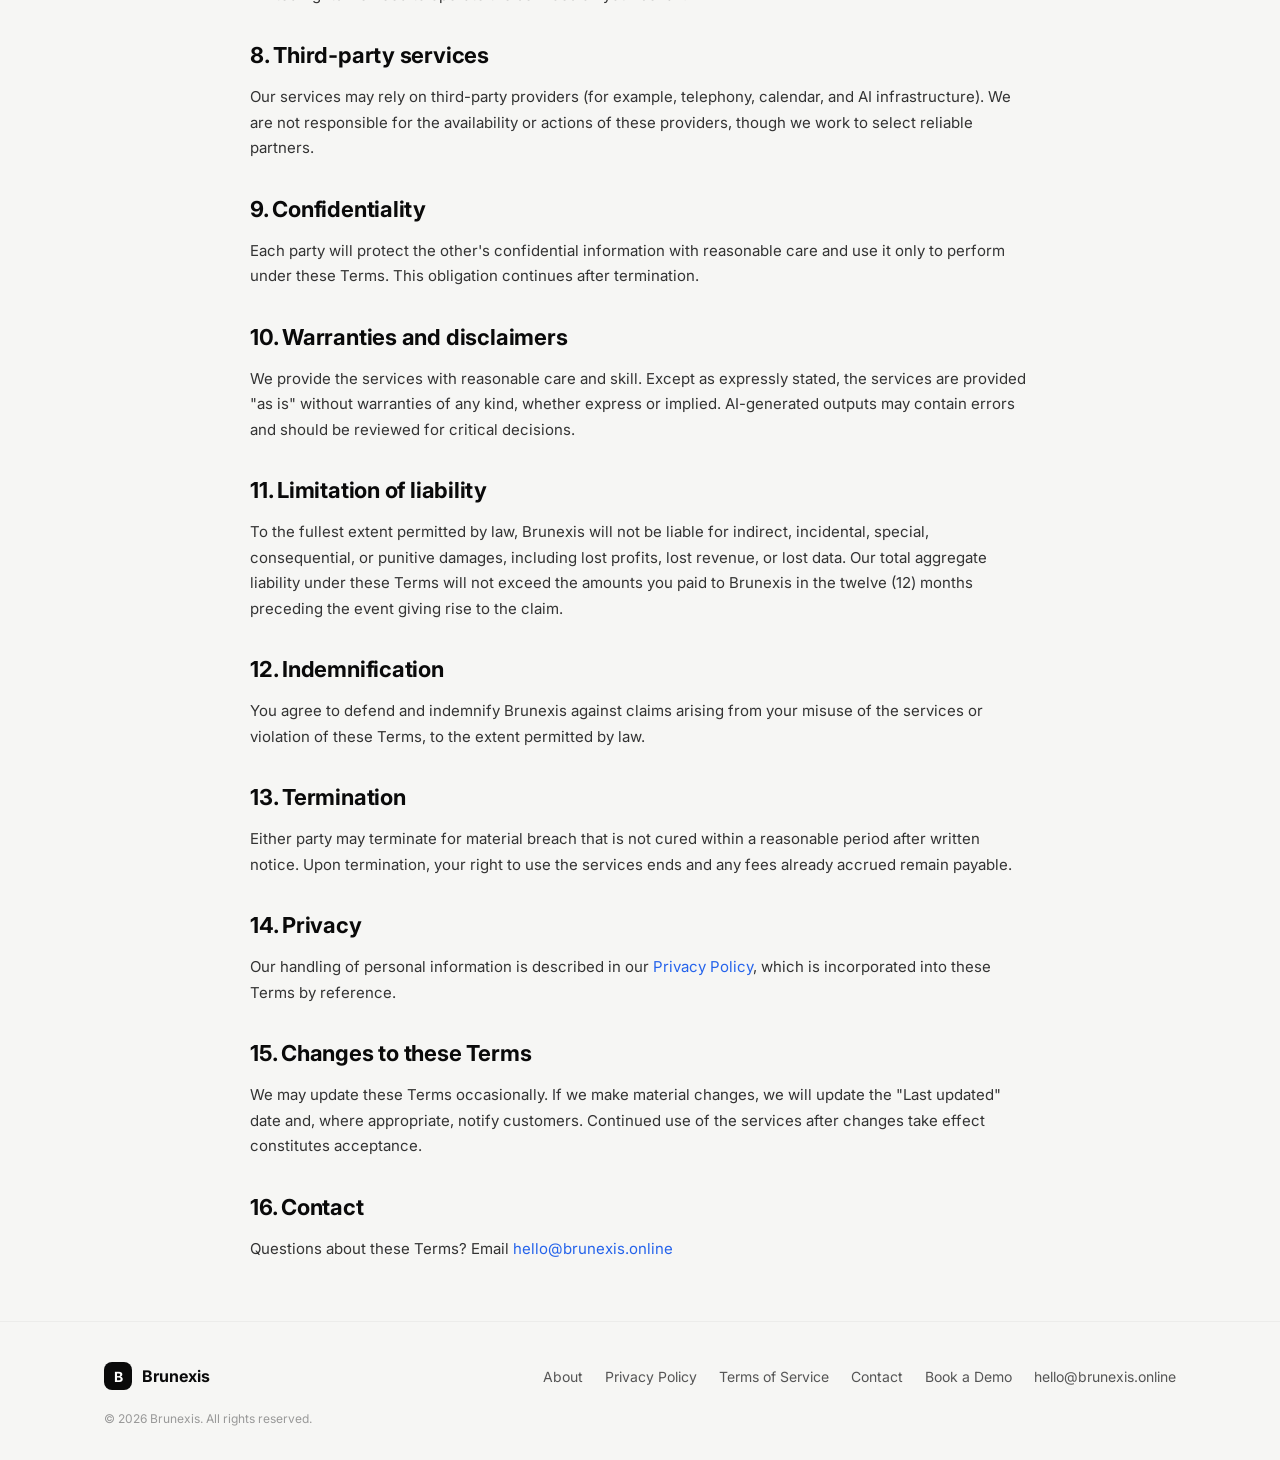
<file: terms.html>
<!DOCTYPE html>
<html lang="en">
<head>
<meta charset="UTF-8" />
<meta name="viewport" content="width=device-width, initial-scale=1.0" />
<title>Terms of Service — Brunexis</title>
<meta name="description" content="The terms that govern your use of the Brunexis website and services." />
<link rel="canonical" href="https://brunexis.online/terms.html" />
<meta name="robots" content="index,follow" />
<link rel="icon" type="image/svg+xml" href="data:image/svg+xml,%3Csvg xmlns='http://www.w3.org/2000/svg' viewBox='0 0 32 32'%3E%3Crect width='32' height='32' rx='8' fill='%230a0a0a'/%3E%3Ctext x='16' y='22' font-family='Inter,sans-serif' font-size='18' font-weight='700' fill='white' text-anchor='middle'%3EB%3C/text%3E%3C/svg%3E" />
<link rel="preconnect" href="https://fonts.googleapis.com">
<link rel="preconnect" href="https://fonts.gstatic.com" crossorigin>
<link href="https://fonts.googleapis.com/css2?family=Inter:wght@400;500;600;700;800&display=swap" rel="stylesheet">
<link rel="stylesheet" href="styles.css" />
</head>
<body>
  <a class="skip-link" href="#main">Skip to content</a>

  <header class="nav">
    <div class="container nav-inner">
      <a href="index.html" class="brand">
        <span class="brand-logo" aria-hidden="true">B</span>
        <span class="brand-name">Brunexis</span>
      </a>
      <nav class="nav-links" aria-label="Primary">
        <a href="index.html#how">How it works</a>
        <a href="index.html#benefits">Benefits</a>
        <a href="index.html#faq">FAQ</a>
        <a href="index.html#contact">Contact</a>
      </nav>
      <a href="https://shining-hexagon-804456.framer.app/#faq" class="btn btn-dark nav-cta">Book a Demo</a>
      <button class="nav-toggle" id="navToggle" aria-label="Open menu" aria-controls="mobile-nav" aria-expanded="false">
        <span></span><span></span><span></span>
      </button>
    </div>
    <div class="mobile-nav" id="mobile-nav" aria-hidden="true">
      <a href="index.html#how">How it works</a>
      <a href="index.html#benefits">Benefits</a>
      <a href="index.html#faq">FAQ</a>
      <a href="index.html#contact">Contact</a>
      <a href="https://shining-hexagon-804456.framer.app/#faq" class="btn btn-dark">Book a Demo</a>
    </div>
  </header>

  <main id="main">
    <section class="container doc-hero reveal">
      <span class="eyebrow">Legal</span>
      <h1>Terms of Service</h1>
      <p>These Terms govern your use of the Brunexis website and any services we provide. Please read them carefully.</p>
      <div class="doc-meta" style="margin-top: 20px;">Last updated: July 3, 2026</div>
    </section>

    <section class="container doc">
      <h2>1. Acceptance of terms</h2>
      <p>By accessing our website, requesting a demo, or using any Brunexis service, you agree to these Terms. If you do not agree, please do not use the site or services.</p>

      <h2>2. Services provided</h2>
      <p>Brunexis provides AI voice agent solutions for home service businesses, including configuration, deployment, and ongoing support. Specific scope, features, and service levels are described in the individual agreement or order form signed with each customer.</p>
      <p>We may improve, modify, or discontinue features over time. Where a change materially affects paying customers, we will provide reasonable notice.</p>

      <h2>3. Eligibility and accounts</h2>
      <p>You must be at least 18 years old and authorized to bind the business you represent. You are responsible for keeping account credentials secure and for activity that occurs under your account.</p>

      <h2>4. Acceptable use</h2>
      <p>You agree not to:</p>
      <ul>
        <li>Use the services for unlawful, harmful, or deceptive purposes.</li>
        <li>Interfere with or attempt to disrupt the services.</li>
        <li>Reverse engineer, copy, or resell the services without written permission.</li>
        <li>Use the services to send spam, harass, or violate anyone's rights.</li>
      </ul>

      <h2>5. Payments</h2>
      <p>Fees, billing frequency, and payment terms are set out in your order form or invoice. Unless stated otherwise, fees are due upon receipt and are non-transferable. Late payments may result in suspension of services and reasonable interest or collection costs.</p>

      <h2>6. Refunds</h2>
      <p>Setup fees and services already delivered are generally non-refundable. For recurring subscriptions, you may cancel at the end of your current billing period; we do not prorate refunds for partial periods unless required by law or otherwise agreed in writing.</p>

      <h2>7. Intellectual property</h2>
      <p>All software, prompts, workflows, models, documentation, brand assets, and other materials provided by Brunexis are owned by Brunexis or its licensors and are protected by intellectual property laws. You receive a limited, non-exclusive, non-transferable right to use them for the purpose of receiving the services.</p>
      <p>You retain ownership of your own business information and content that you provide to us. You grant us the limited rights we need to operate the services on your behalf.</p>

      <h2>8. Third-party services</h2>
      <p>Our services may rely on third-party providers (for example, telephony, calendar, and AI infrastructure). We are not responsible for the availability or actions of these providers, though we work to select reliable partners.</p>

      <h2>9. Confidentiality</h2>
      <p>Each party will protect the other's confidential information with reasonable care and use it only to perform under these Terms. This obligation continues after termination.</p>

      <h2>10. Warranties and disclaimers</h2>
      <p>We provide the services with reasonable care and skill. Except as expressly stated, the services are provided "as is" without warranties of any kind, whether express or implied. AI-generated outputs may contain errors and should be reviewed for critical decisions.</p>

      <h2>11. Limitation of liability</h2>
      <p>To the fullest extent permitted by law, Brunexis will not be liable for indirect, incidental, special, consequential, or punitive damages, including lost profits, lost revenue, or lost data. Our total aggregate liability under these Terms will not exceed the amounts you paid to Brunexis in the twelve (12) months preceding the event giving rise to the claim.</p>

      <h2>12. Indemnification</h2>
      <p>You agree to defend and indemnify Brunexis against claims arising from your misuse of the services or violation of these Terms, to the extent permitted by law.</p>

      <h2>13. Termination</h2>
      <p>Either party may terminate for material breach that is not cured within a reasonable period after written notice. Upon termination, your right to use the services ends and any fees already accrued remain payable.</p>

      <h2>14. Privacy</h2>
      <p>Our handling of personal information is described in our <a href="privacy.html">Privacy Policy</a>, which is incorporated into these Terms by reference.</p>

      <h2>15. Changes to these Terms</h2>
      <p>We may update these Terms occasionally. If we make material changes, we will update the "Last updated" date and, where appropriate, notify customers. Continued use of the services after changes take effect constitutes acceptance.</p>

      <h2>16. Contact</h2>
      <p>Questions about these Terms? Email <a href="mailto:hello@brunexis.online">hello@brunexis.online</a>
    </section>
  </main>

  <footer class="footer">
    <div class="container footer-inner">
      <a href="index.html" class="brand">
        <span class="brand-logo" aria-hidden="true">B</span>
        <span class="brand-name">Brunexis</span>
      </a>
      <nav class="footer-links" aria-label="Footer">
        <a href="about.html">About</a>
        <a href="privacy.html">Privacy Policy</a>
        <a href="terms.html">Terms of Service</a>
        <a href="index.html#contact">Contact</a>
        <a href="https://shining-hexagon-804456.framer.app/#faq">Book a Demo</a>
        <a href="mailto:hello@brunexis.online">hello@brunexis.online</a>
      </nav>
    </div>
    <div class="container footer-bottom">
      © <span id="year">2026</span> Brunexis. All rights reserved.
    </div>
  </footer>

  <script src="app.js" defer></script>
</body>
</html>
</file>
<file: styles.css>
/* ==========================================================
   Brunexis — production styles
   Design tokens, layout, components, responsive breakpoints.
   ========================================================== */

:root {
  --bg: #f6f6f4;
  --surface: #ffffff;
  --ink: #0a0a0a;
  --ink-2: #141414;
  --muted: #666666;
  --muted-2: #888888;
  --line: #ececea;
  --line-2: #222222;
  --brand: #2563eb;
  --brand-hover: #1d4fd7;
  --panel: #eeece8;
  --radius: 20px;
  --radius-lg: 28px;
  --shadow-card: 0 30px 60px -30px rgba(0,0,0,0.15);
  --max: 1120px;
  --gutter: 24px;
}

/* Reset */
*, *::before, *::after { box-sizing: border-box; }
* { margin: 0; padding: 0; }
html { scroll-behavior: smooth; -webkit-text-size-adjust: 100%; }
@media (prefers-reduced-motion: reduce) {
  html { scroll-behavior: auto; }
  *, *::before, *::after { animation-duration: 0.001ms !important; animation-iteration-count: 1 !important; transition-duration: 0.001ms !important; }
}
body {
  font-family: 'Inter', -apple-system, BlinkMacSystemFont, "Segoe UI", Roboto, sans-serif;
  color: var(--ink);
  background: var(--bg);
  line-height: 1.5;
  -webkit-font-smoothing: antialiased;
  -moz-osx-font-smoothing: grayscale;
  overflow-x: hidden;
}
a { color: inherit; text-decoration: none; }
img, svg { max-width: 100%; display: block; }
button { font: inherit; background: none; border: 0; cursor: pointer; color: inherit; }

/* Accessibility helpers */
.skip-link {
  position: absolute;
  top: -40px;
  left: 12px;
  background: var(--ink);
  color: #fff;
  padding: 10px 14px;
  border-radius: 8px;
  z-index: 100;
  font-size: 14px;
}
.skip-link:focus { top: 12px; }

:focus-visible {
  outline: 2px solid var(--brand);
  outline-offset: 3px;
  border-radius: 6px;
}

/* Layout */
.container {
  width: 100%;
  max-width: var(--max);
  margin: 0 auto;
  padding: 0 var(--gutter);
}

/* Buttons */
.btn {
  display: inline-flex;
  align-items: center;
  justify-content: center;
  gap: 8px;
  padding: 12px 22px;
  border-radius: 999px;
  font-weight: 500;
  font-size: 14px;
  transition: transform 0.15s ease, background 0.2s ease, color 0.2s ease, box-shadow 0.2s ease;
  border: 1px solid transparent;
  min-height: 44px;
  white-space: nowrap;
}
.btn:hover { transform: translateY(-1px); }
.btn:active { transform: translateY(0); }
.btn-dark { background: var(--ink); color: #fff; }
.btn-dark:hover { background: #222; }
.btn-primary {
  background: var(--brand);
  color: #fff;
  padding: 14px 24px;
  font-weight: 600;
}
.btn-primary:hover { background: var(--brand-hover); }
.btn-ghost {
  background: #fff;
  color: var(--ink);
  border: 1px solid var(--line);
  padding: 14px 22px;
  font-weight: 600;
}
.btn-ghost:hover { background: #f2f2ef; }

/* ============ NAV ============ */
.nav {
  position: sticky;
  top: 0;
  z-index: 50;
  background: rgba(246,246,244,0.85);
  backdrop-filter: saturate(180%) blur(12px);
  -webkit-backdrop-filter: saturate(180%) blur(12px);
  border-bottom: 1px solid rgba(0,0,0,0.04);
}
.nav-inner {
  display: flex;
  align-items: center;
  justify-content: space-between;
  padding-top: 16px;
  padding-bottom: 16px;
  gap: 16px;
}
.brand {
  display: inline-flex;
  align-items: center;
  gap: 10px;
  font-weight: 700;
}
.brand-logo {
  width: 28px;
  height: 28px;
  border-radius: 8px;
  background: var(--ink);
  color: #fff;
  display: grid;
  place-items: center;
  font-size: 14px;
  font-weight: 700;
}
.brand-name { font-size: 16px; }
.nav-links {
  display: flex;
  gap: 32px;
}
.nav-links a {
  font-size: 14px;
  color: #444;
  font-weight: 500;
  transition: color 0.15s ease;
}
.nav-links a:hover { color: var(--ink); }

.nav-toggle {
  display: none;
  width: 40px;
  height: 40px;
  border-radius: 10px;
  border: 1px solid var(--line);
  background: #fff;
  padding: 0;
  align-items: center;
  justify-content: center;
  flex-direction: column;
  gap: 4px;
}
.nav-toggle span {
  display: block;
  width: 18px;
  height: 2px;
  background: var(--ink);
  border-radius: 2px;
  transition: transform 0.2s ease, opacity 0.2s ease;
}
.nav-toggle[aria-expanded="true"] span:nth-child(1) { transform: translateY(6px) rotate(45deg); }
.nav-toggle[aria-expanded="true"] span:nth-child(2) { opacity: 0; }
.nav-toggle[aria-expanded="true"] span:nth-child(3) { transform: translateY(-6px) rotate(-45deg); }

.mobile-nav {
  display: none;
  flex-direction: column;
  gap: 4px;
  padding: 8px 24px 20px;
  border-bottom: 1px solid var(--line);
  background: rgba(246,246,244,0.98);
}
.mobile-nav a {
  padding: 14px 4px;
  font-size: 16px;
  font-weight: 500;
  color: #333;
  border-bottom: 1px solid rgba(0,0,0,0.05);
}
.mobile-nav a:last-child { border-bottom: 0; margin-top: 12px; }
.mobile-nav.open { display: flex; }

/* ============ HERO ============ */
.hero {
  padding: 56px 0 72px;
}
.hero-inner {
  display: grid;
  grid-template-columns: 1fr 1fr;
  gap: 56px;
  align-items: center;
}
.pill {
  display: inline-flex;
  align-items: center;
  gap: 8px;
  background: #fff;
  border: 1px solid var(--line);
  padding: 8px 14px;
  border-radius: 999px;
  font-size: 13px;
  color: #444;
  font-weight: 500;
}
.pill-dot { color: var(--brand); }
.hero-title {
  font-size: clamp(40px, 6vw, 64px);
  line-height: 1.05;
  font-weight: 700;
  letter-spacing: -0.03em;
  margin: 24px 0 20px;
}
.hero-sub {
  font-size: clamp(15px, 1.4vw, 17px);
  color: #555;
  max-width: 460px;
  margin-bottom: 28px;
}
.hero-cta {
  display: flex;
  flex-wrap: wrap;
  gap: 12px;
  margin-bottom: 32px;
}
.hero-trust {
  display: flex;
  flex-wrap: wrap;
  align-items: center;
  gap: 10px 12px;
  font-size: 13px;
  color: var(--muted-2);
  font-weight: 500;
}
.hero-trust .dot {
  width: 4px;
  height: 4px;
  background: #ccc;
  border-radius: 50%;
}

/* Call card */
.hero-visual { display: flex; justify-content: center; }
.call-card {
  background: #fff;
  border-radius: var(--radius-lg);
  padding: 24px;
  width: 100%;
  max-width: 460px;
  border: 1px solid var(--line);
  box-shadow: var(--shadow-card);
}
.call-header {
  display: flex;
  align-items: center;
  gap: 8px;
  font-size: 13px;
  color: #555;
  margin-bottom: 18px;
}
.live-dot {
  width: 8px;
  height: 8px;
  background: #22c55e;
  border-radius: 50%;
  box-shadow: 0 0 0 4px rgba(34,197,94,0.15);
}
.live-label { font-weight: 500; }
.call-time { margin-left: auto; color: #999; font-variant-numeric: tabular-nums; }
.call-body {
  display: grid;
  grid-template-columns: 1fr 1fr;
  gap: 12px;
  margin-bottom: 14px;
}
.call-emergency {
  background: var(--ink);
  color: #fff;
  border-radius: var(--radius);
  padding: 18px;
}
.ce-icon {
  width: 34px;
  height: 34px;
  border-radius: 10px;
  background: var(--brand);
  display: grid;
  place-items: center;
  margin-bottom: 12px;
  font-size: 16px;
}
.ce-title { font-weight: 600; font-size: 15px; margin-bottom: 8px; line-height: 1.2; }
.ce-sub { font-size: 12px; color: #aaa; margin-bottom: 12px; line-height: 1.4; }
.ce-tag {
  display: inline-flex;
  align-items: center;
  gap: 4px;
  background: rgba(255,255,255,0.08);
  border-radius: 999px;
  padding: 4px 10px;
  font-size: 11px;
  color: #ddd;
}
.call-response {
  background: var(--bg);
  border-radius: var(--radius);
  padding: 18px;
  display: flex;
  flex-direction: column;
  justify-content: space-between;
}
.cr-title { font-weight: 600; font-size: 14px; }
.waveform {
  display: flex;
  align-items: center;
  gap: 4px;
  height: 50px;
  margin-top: 16px;
}
.waveform span {
  flex: 1;
  background: var(--brand);
  border-radius: 2px;
  animation: wave 1.2s ease-in-out infinite;
}
.waveform span:nth-child(1) { height: 30%; animation-delay: 0s; }
.waveform span:nth-child(2) { height: 60%; animation-delay: 0.1s; }
.waveform span:nth-child(3) { height: 85%; animation-delay: 0.2s; }
.waveform span:nth-child(4) { height: 50%; animation-delay: 0.3s; }
.waveform span:nth-child(5) { height: 70%; animation-delay: 0.4s; }
.waveform span:nth-child(6) { height: 40%; animation-delay: 0.5s; }
.waveform span:nth-child(7) { height: 80%; animation-delay: 0.6s; }
.waveform span:nth-child(8) { height: 55%; animation-delay: 0.7s; }
.waveform span:nth-child(9) { height: 65%; animation-delay: 0.8s; }
.waveform span:nth-child(10) { height: 35%; animation-delay: 0.9s; }
.waveform span:nth-child(11) { height: 75%; animation-delay: 1s; }
.waveform span:nth-child(12) { height: 45%; animation-delay: 1.1s; }
.waveform span:nth-child(13) { height: 60%; animation-delay: 0s; }
.waveform span:nth-child(14) { height: 30%; animation-delay: 0.2s; }
.waveform span:nth-child(15) { height: 50%; animation-delay: 0.4s; }
@keyframes wave {
  0%, 100% { transform: scaleY(0.6); }
  50% { transform: scaleY(1); }
}
.call-quote {
  display: flex;
  gap: 10px;
  background: var(--bg);
  border-radius: 16px;
  padding: 14px;
  font-size: 13px;
  color: #444;
  margin-bottom: 16px;
}
.cq-avatar {
  width: 26px;
  height: 26px;
  border-radius: 50%;
  background: #fff;
  border: 1px solid var(--line);
  display: grid;
  place-items: center;
  font-size: 12px;
  flex-shrink: 0;
}
.call-stats {
  display: grid;
  grid-template-columns: repeat(3, 1fr);
  gap: 10px;
  padding-top: 8px;
}
.call-stats > div { display: flex; flex-direction: column; gap: 2px; }
.call-stats strong {
  font-size: clamp(18px, 2.2vw, 22px);
  font-weight: 700;
  letter-spacing: -0.02em;
}
.call-stats span { font-size: 11px; color: var(--muted-2); }

/* ============ SECTIONS ============ */
.section { padding: 56px 0; }
.section-head { text-align: center; margin-bottom: 40px; }
.eyebrow {
  display: inline-block;
  color: var(--brand);
  font-size: 13px;
  font-weight: 500;
  margin-bottom: 12px;
}
.eyebrow-light {
  color: var(--brand);
  text-transform: uppercase;
  letter-spacing: 0.12em;
  font-size: 12px;
}
.section-head h2,
.compare-head h2,
.cta h2,
.experience-left h2 {
  font-size: clamp(26px, 3.5vw, 36px);
  font-weight: 700;
  letter-spacing: -0.02em;
  line-height: 1.15;
}

/* Grids */
.grid { display: grid; gap: 16px; }
.grid-3 { grid-template-columns: repeat(3, 1fr); }
.grid-4 { grid-template-columns: repeat(4, 1fr); }
.grid-tall { grid-template-columns: repeat(3, 1fr); }

/* Cards */
.card {
  background: #fff;
  border: 1px solid var(--line);
  border-radius: var(--radius);
  padding: 24px;
  transition: transform 0.2s ease, box-shadow 0.2s ease;
}
.card:hover { transform: translateY(-2px); box-shadow: 0 20px 40px -30px rgba(0,0,0,0.15); }
.card-icon {
  width: 34px;
  height: 34px;
  display: grid;
  place-items: center;
  border-radius: 10px;
  color: var(--brand);
  margin-bottom: 20px;
  font-size: 18px;
}
.card h3 { font-size: 16px; font-weight: 600; margin-bottom: 8px; }
.card p { font-size: 14px; color: var(--muted); line-height: 1.5; }
.card.small { padding: 20px; }
.card.small h4 { font-size: 15px; font-weight: 600; line-height: 1.35; }
.card.small .card-icon { margin-bottom: 24px; }
.card.dark {
  background: var(--ink);
  color: #fff;
  border-color: var(--ink);
}
.card.dark .card-icon { color: #fff; }

/* Steps */
.step {
  position: relative;
  min-height: 160px;
  display: flex;
  flex-direction: column;
  justify-content: space-between;
}
.step-num {
  width: 26px;
  height: 26px;
  border-radius: 50%;
  background: var(--ink);
  color: #fff;
  display: grid;
  place-items: center;
  font-size: 12px;
  font-weight: 600;
  margin-bottom: 24px;
}
.step-icon { color: var(--brand); font-size: 18px; margin-bottom: 20px; }
.step h3 { font-size: 15px; font-weight: 600; line-height: 1.35; }
.step-dark { background: var(--ink); color: #fff; border-color: var(--ink); }
.step-dark .step-num { background: var(--brand); color: #fff; }
.step-dark .step-icon { color: #fff; }

/* Comparison */
.compare {
  background: var(--ink);
  color: #fff;
  border-radius: var(--radius-lg);
  padding: clamp(32px, 5vw, 56px) clamp(24px, 4vw, 40px);
}
.compare-head { text-align: center; margin-bottom: 40px; }
.compare-head h2 { color: #fff; }
.compare-grid {
  display: grid;
  grid-template-columns: 1fr 1fr;
  gap: 16px;
}
.compare-card {
  background: var(--ink-2);
  border: 1px solid var(--line-2);
  border-radius: var(--radius);
  padding: 30px;
}
.compare-card.light { background: #fff; color: var(--ink); border-color: #fff; }
.compare-card h3 { font-size: 18px; font-weight: 600; margin-bottom: 20px; }
.compare-card ul { list-style: none; display: flex; flex-direction: column; gap: 12px; }
.compare-card li { font-size: 14px; display: flex; align-items: center; gap: 10px; }
.compare-card.light li { color: #333; }
.compare-card ul.cross li::before {
  content: "⊘";
  color: #666;
  font-size: 16px;
  width: 18px;
}
.compare-card ul.check li::before {
  content: "⊕";
  color: var(--brand);
  font-size: 16px;
  width: 18px;
}

/* Experience */
.experience {
  background: var(--panel);
  border-radius: var(--radius-lg);
  padding: clamp(28px, 4vw, 40px);
  display: grid;
  grid-template-columns: 1fr 1fr;
  gap: 32px;
  align-items: center;
}
.experience-left .eyebrow { margin-bottom: 12px; }
.experience-left h2 { margin-bottom: 16px; }
.experience-left p {
  color: #555;
  font-size: 15px;
  margin-bottom: 24px;
  max-width: 400px;
}
.experience-right { display: flex; flex-direction: column; gap: 12px; }
.exp-card {
  background: #fff;
  border-radius: 16px;
  padding: 18px;
  display: flex;
  align-items: center;
  gap: 14px;
  transition: transform 0.2s ease;
}
.exp-card:hover { transform: translateY(-2px); }
.exp-card.dark { background: var(--ink); color: #fff; }
.exp-icon {
  width: 40px;
  height: 40px;
  border-radius: 12px;
  background: var(--brand);
  color: #fff;
  display: grid;
  place-items: center;
  font-size: 16px;
  flex-shrink: 0;
}
.exp-card h4 { font-size: 15px; font-weight: 600; margin-bottom: 4px; }
.exp-card p { font-size: 13px; color: var(--muted); line-height: 1.4; }
.exp-card.dark p { color: #aaa; }

/* FAQ */
.faq-list {
  max-width: 760px;
  margin: 0 auto;
  display: flex;
  flex-direction: column;
  gap: 10px;
}
.faq-item {
  background: #fff;
  border: 1px solid var(--line);
  border-radius: 16px;
  padding: 18px 22px;
  transition: border-color 0.2s ease;
}
.faq-item[open] { border-color: #d9d9d5; }
.faq-item summary {
  cursor: pointer;
  font-weight: 600;
  font-size: 15px;
  list-style: none;
  display: flex;
  justify-content: space-between;
  align-items: center;
  gap: 16px;
}
.faq-item summary::-webkit-details-marker { display: none; }
.faq-item summary::after {
  content: "+";
  font-size: 20px;
  font-weight: 400;
  color: #888;
  transition: transform 0.2s ease;
}
.faq-item[open] summary::after { content: "−"; }
.faq-item p {
  margin-top: 10px;
  font-size: 14px;
  color: var(--muted);
  line-height: 1.55;
}

/* CTA */
.cta {
  background: var(--ink);
  color: #fff;
  border-radius: var(--radius-lg);
  padding: clamp(48px, 7vw, 72px) clamp(24px, 4vw, 40px);
  text-align: center;
}
.cta h2 { color: #fff; margin-bottom: 16px; }
.cta p { color: #aaa; font-size: 16px; margin-bottom: 32px; }
.cta .btn-primary { box-shadow: 0 0 0 6px rgba(37,99,235,0.15); }

/* Footer */
.footer {
  padding: 40px 0 32px;
  border-top: 1px solid var(--line);
  margin-top: 40px;
}
.footer-inner {
  display: flex;
  align-items: center;
  justify-content: space-between;
  padding-bottom: 20px;
  gap: 20px;
  flex-wrap: wrap;
}
.footer-links {
  display: flex;
  flex-wrap: wrap;
  gap: 12px 22px;
  font-size: 14px;
  color: #555;
}
.footer-links a { transition: color 0.15s ease; }
.footer-links a:hover { color: var(--ink); }
.footer-bottom { font-size: 12px; color: #999; }

/* ============ LEGAL / ABOUT PAGES ============ */
.doc {
  max-width: 780px;
  margin: 0 auto;
  padding: 40px 0 20px;
}
.doc-hero {
  padding: 40px 0 24px;
}
.doc-hero .eyebrow { margin-bottom: 12px; }
.doc-hero h1 {
  font-size: clamp(32px, 4.5vw, 48px);
  font-weight: 700;
  letter-spacing: -0.02em;
  line-height: 1.1;
  margin-bottom: 16px;
}
.doc-hero p { color: var(--muted); font-size: 17px; max-width: 640px; }
.doc h2 {
  font-size: 22px;
  font-weight: 700;
  letter-spacing: -0.01em;
  margin: 32px 0 12px;
}
.doc h3 { font-size: 17px; font-weight: 600; margin: 20px 0 8px; }
.doc p, .doc li {
  color: #333;
  font-size: 15px;
  line-height: 1.7;
}
.doc ul { padding-left: 20px; margin: 8px 0 16px; }
.doc li { margin-bottom: 6px; }
.doc a:not(.btn) {

  color: var(--brand);

}

.doc a:not(.btn):hover {

  text-decoration: underline;

}
.doc-meta {
  font-size: 13px;
  color: var(--muted-2);
  padding: 12px 16px;
  background: #fff;
  border: 1px solid var(--line);
  border-radius: 12px;
  display: inline-block;
}

/* Reveal animation */
.reveal {
  opacity: 0;
  transform: translateY(16px);
  transition: opacity 0.6s ease, transform 0.6s ease;
  will-change: opacity, transform;
}
.reveal.is-visible {
  opacity: 1;
  transform: translateY(0);
}
@media (prefers-reduced-motion: reduce) {
  .reveal { opacity: 1; transform: none; transition: none; }
}

/* ============ RESPONSIVE ============ */
@media (max-width: 1024px) {
  .hero-inner { gap: 40px; }
  .grid-4 { grid-template-columns: repeat(2, 1fr); }
}

@media (max-width: 900px) {
  .nav-links, .nav-cta { display: none; }
  .nav-toggle { display: inline-flex; }
  .hero-inner { grid-template-columns: 1fr; gap: 32px; }
  .hero { padding: 40px 0 56px; }
  .hero-copy { text-align: left; }
  .grid-3, .grid-tall { grid-template-columns: repeat(2, 1fr); }
  .compare-grid { grid-template-columns: 1fr; }
  .experience { grid-template-columns: 1fr; gap: 24px; }
  .section { padding: 48px 0; }
}

@media (max-width: 640px) {
  :root { --gutter: 20px; }
  .grid-3, .grid-4, .grid-tall { grid-template-columns: 1fr; }
  .hero-cta .btn { flex: 1 1 auto; }
  .btn { min-height: 48px; padding: 14px 22px; }
  .footer-inner { flex-direction: column; align-items: flex-start; }
  .footer-links { flex-direction: column; gap: 12px; }
  .call-body { grid-template-columns: 1fr; }
  .call-emergency { padding: 18px; }
  .call-stats { gap: 6px; }
  .compare { padding: 32px 20px; }
  .compare-card { padding: 24px 20px; }
  .cta p { font-size: 15px; }
}

@media (max-width: 430px) {
  .hero-title { font-size: 40px; }
  .brand-name { font-size: 15px; }
  .pill { font-size: 12px; padding: 7px 12px; }
  .exp-card { padding: 16px; }
  .exp-icon { width: 36px; height: 36px; }
}
</file>
